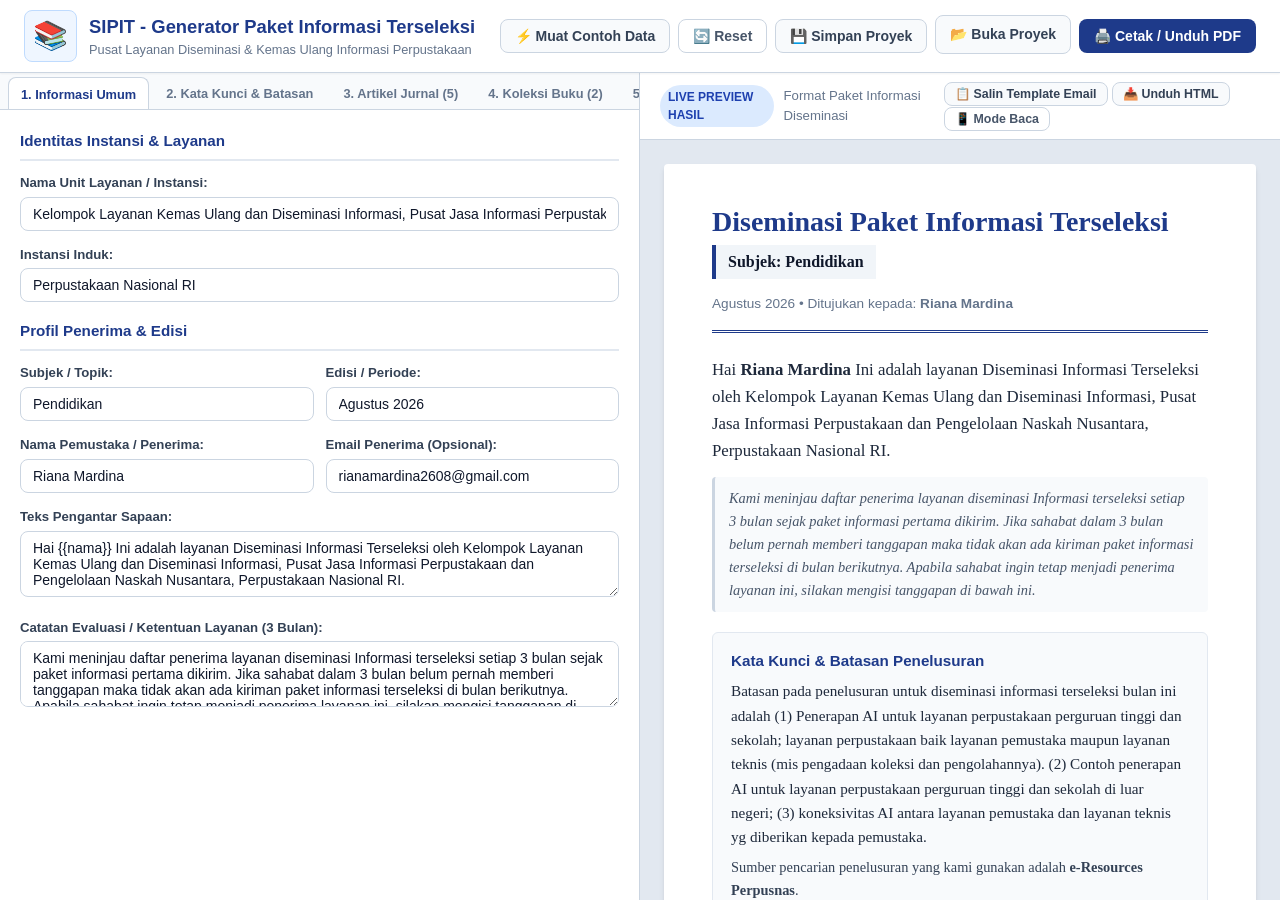
<file: index.html>
<!DOCTYPE html>
<html lang="id">
<head>
  <meta charset="UTF-8">
  <meta name="viewport" content="width=device-width, initial-scale=1.0">
  <title>Generator Layanan Paket Informasi Terseleksi</title>
  <link rel="stylesheet" href="style.css">
</head>
<body>
  <!-- Header Bar Aplikasi -->
  <header class="app-header no-print">
    <div class="header-brand">
      <div class="brand-logo">📚</div>
      <div>
        <h1 class="brand-title">SIPIT - Generator Paket Informasi Terseleksi</h1>
        <p class="brand-subtitle">Pusat Layanan Diseminasi & Kemas Ulang Informasi Perpustakaan</p>
      </div>
    </div>
    <div class="header-actions">
      <button id="btn-load-sample" class="btn btn-secondary" title="Muat contoh data dari template Perpusnas">
        ⚡ Muat Contoh Data
      </button>
      <button id="btn-reset" class="btn btn-outline" title="Kosongkan formulir">
        🔄 Reset
      </button>
      <button id="btn-export-json" class="btn btn-secondary" title="Simpan berkas konfigurasi draft (JSON)">
        💾 Simpan Proyek
      </button>
      <label class="btn btn-secondary file-label" title="Buka proyek dari berkas JSON">
        📂 Buka Proyek
        <input type="file" id="input-import-json" accept=".json" style="display: none;">
      </label>
      <button id="btn-print-pdf" class="btn btn-primary" title="Cetak atau Unduh Dokumen sebagai PDF">
        🖨️ Cetak / Unduh PDF
      </button>
    </div>
  </header>

  <!-- Container Utama -->
  <main class="app-main">
    <!-- Panel Kiri: Form Editor -->
    <section class="editor-pane no-print">
      <div class="tabs-nav">
        <button class="tab-btn active" data-tab="tab-umum">1. Informasi Umum</button>
        <button class="tab-btn" data-tab="tab-keywords">2. Kata Kunci & Batasan</button>
        <button class="tab-btn" data-tab="tab-jurnal">3. Artikel Jurnal (<span id="badge-count-jurnal">0</span>)</button>
        <button class="tab-btn" data-tab="tab-buku">4. Koleksi Buku (<span id="badge-count-buku">0</span>)</button>
        <button class="tab-btn" data-tab="tab-penutup">5. Penutup & Kontak</button>
      </div>

      <div class="tabs-content">
        <!-- Tab 1: Info Umum -->
        <div class="tab-panel active" id="tab-umum">
          <div class="form-section-title">Identitas Instansi & Layanan</div>
          <div class="form-group">
            <label for="input-instansi">Nama Unit Layanan / Instansi:</label>
            <input type="text" id="input-instansi" placeholder="Misal: Kelompok Layanan Kemas Ulang dan Diseminasi Informasi...">
          </div>
          <div class="form-group">
            <label for="input-induk">Instansi Induk:</label>
            <input type="text" id="input-induk" placeholder="Misal: Perpustakaan Nasional RI">
          </div>

          <div class="form-section-title">Profil Penerima & Edisi</div>
          <div class="form-row">
            <div class="form-group col-6">
              <label for="input-subjek">Subjek / Topik:</label>
              <input type="text" id="input-subjek" placeholder="Misal: Pendidikan, Teknologi, Kedokteran...">
            </div>
            <div class="form-group col-6">
              <label for="input-edisi">Edisi / Periode:</label>
              <input type="text" id="input-edisi" placeholder="Misal: Agustus 2026">
            </div>
          </div>
          <div class="form-row">
            <div class="form-group col-6">
              <label for="input-penerima-nama">Nama Pemustaka / Penerima:</label>
              <input type="text" id="input-penerima-nama" placeholder="Misal: Riana Mardina">
            </div>
            <div class="form-group col-6">
              <label for="input-penerima-email">Email Penerima (Opsional):</label>
              <input type="email" id="input-penerima-email" placeholder="Misal: pemustaka@email.com">
            </div>
          </div>

          <div class="form-group">
            <label for="input-sapaan">Teks Pengantar Sapaan:</label>
            <textarea id="input-sapaan" rows="3" placeholder="Teks sapaan awal kepada pemustaka..."></textarea>
          </div>
          <div class="form-group">
            <label for="input-catatan-evaluasi">Catatan Evaluasi / Ketentuan Layanan (3 Bulan):</label>
            <textarea id="input-catatan-evaluasi" rows="3" placeholder="Kebijakan review penerima layanan..."></textarea>
          </div>
        </div>

        <!-- Tab 2: Kata Kunci -->
        <div class="tab-panel" id="tab-keywords">
          <div class="form-section-title">Batasan Penelusuran & Kata Kunci</div>
          <p class="form-help">Tuliskan ruang lingkup, kata kunci spesifik, dan batasan penelusuran informasi bulan ini.</p>
          <div class="form-group">
            <label for="input-batasan">Deskripsi Batasan Penelusuran:</label>
            <textarea id="input-batasan" rows="6" placeholder="Batasan pada penelusuran untuk diseminasi informasi terseleksi bulan ini adalah: (1)... (2)... (3)..."></textarea>
          </div>
          <div class="form-group">
            <label for="input-sumber">Sumber Penelusuran:</label>
            <input type="text" id="input-sumber" placeholder="Misal: e-Resources Perpusnas, Scopus, Google Scholar, Garuda...">
          </div>
        </div>

        <!-- Tab 3: Artikel Jurnal -->
        <div class="tab-panel" id="tab-jurnal">
          <div class="panel-header-action">
            <div>
              <div class="form-section-title" style="margin-bottom: 2px;">Daftar Artikel Jurnal</div>
              <p class="form-help">Tambahkan bahan bacaan artikel jurnal yang telah diseleksi.</p>
            </div>
            <button id="btn-add-jurnal" class="btn btn-primary btn-sm">+ Tambah Artikel</button>
          </div>

          <!-- Quick Autofill Helper -->
          <div class="quick-lookup-card">
            <div class="lookup-title">🔍 Quick Import via DOI (Crossref)</div>
            <div class="lookup-input-group">
              <input type="text" id="input-doi-lookup" placeholder="Masukkan DOI, misal: 10.1016/j.lisr.2024.101234">
              <button id="btn-lookup-doi" class="btn btn-secondary btn-sm">Ambil Data</button>
            </div>
            <span id="doi-lookup-status" class="lookup-status"></span>
          </div>

          <div id="jurnal-items-container" class="items-list">
            <!-- Item-item artikel akan digenerate di sini oleh JS -->
          </div>
        </div>

        <!-- Tab 4: Koleksi Buku -->
        <div class="tab-panel" id="tab-buku">
          <div class="panel-header-action">
            <div>
              <div class="form-section-title" style="margin-bottom: 2px;">Daftar Koleksi Buku</div>
              <p class="form-help">Tambahkan buku teks, monograf, e-book, atau referensi terpilih.</p>
            </div>
            <button id="btn-add-buku" class="btn btn-primary btn-sm">+ Tambah Buku</button>
          </div>

          <!-- Quick Autofill Helper -->
          <div class="quick-lookup-card">
            <div class="lookup-title">🔍 Quick Import via ISBN (OpenLibrary / Google Books)</div>
            <div class="lookup-input-group">
              <input type="text" id="input-isbn-lookup" placeholder="Masukkan ISBN, misal: 9781914386138">
              <button id="btn-lookup-isbn" class="btn btn-secondary btn-sm">Ambil Data</button>
            </div>
            <span id="isbn-lookup-status" class="lookup-status"></span>
          </div>

          <div id="buku-items-container" class="items-list">
            <!-- Item-item buku akan digenerate di sini oleh JS -->
          </div>
        </div>

        <!-- Tab 5: Penutup & Kontak -->
        <div class="tab-panel" id="tab-penutup">
          <div class="form-section-title">Formulir Tanggapan Pemustaka</div>
          <div class="form-group">
            <label for="input-tanggapan-teks">Teks Ajakan Tanggapan:</label>
            <textarea id="input-tanggapan-teks" rows="2" placeholder="Berikan tanggapan sahabat agar kami bisa selalu memberi yang terbaik..."></textarea>
          </div>
          <div class="form-row">
            <div class="form-group col-6">
              <label for="input-tanggapan-label">Label Tombol Tanggapan:</label>
              <input type="text" id="input-tanggapan-label" placeholder="Misal: Masukan Tanggapan">
            </div>
            <div class="form-group col-6">
              <label for="input-tanggapan-url">URL Form Tanggapan (Google Form/Survey):</label>
              <input type="url" id="input-tanggapan-url" placeholder="https://forms.gle/...">
            </div>
          </div>

          <div class="form-section-title">Penutup & Identitas Pustakawan</div>
          <div class="form-group">
            <label for="input-penutup-teks">Teks Kalimat Penutup:</label>
            <textarea id="input-penutup-teks" rows="2" placeholder="Demikian informasi terseleksi subjek..."></textarea>
          </div>
          <div class="form-row">
            <div class="form-group col-4">
              <label for="input-salam-penutup">Salam:</label>
              <input type="text" id="input-salam-penutup" placeholder="Salam Literasi">
            </div>
            <div class="form-group col-4">
              <label for="input-pustakawan-nama">Nama Pustakawan:</label>
              <input type="text" id="input-pustakawan-nama" placeholder="Misal: Salamun Ababil">
            </div>
            <div class="form-group col-4">
              <label for="input-pustakawan-jabatan">Jabatan Fungsional:</label>
              <input type="text" id="input-pustakawan-jabatan" placeholder="Pustakawan Ahli Pertama">
            </div>
          </div>

          <div class="form-section-title">Layanan Tanya Pustakawan & Kontak</div>
          <div class="form-group">
            <label for="input-tanya-teks">Deskripsi Tanya Pustakawan:</label>
            <textarea id="input-tanya-teks" rows="2" placeholder="Apabila Sahabat ingin bertanya atau meminta bantuan..."></textarea>
          </div>
          <div class="form-row">
            <div class="form-group col-6">
              <label for="input-tanya-url">URL Portal Tanya Pustakawan:</label>
              <input type="url" id="input-tanya-url" placeholder="https://tanyapustakawan.perpusnas.go.id">
            </div>
            <div class="form-group col-6">
              <label for="input-email-layanan">Email Resmi Layanan:</label>
              <input type="email" id="input-email-layanan" placeholder="sahabat_perpusnas@mail.perpusnas.go.id">
            </div>
          </div>
          <div class="form-row">
            <div class="form-group col-6">
              <label for="input-copyright">Teks Hak Cipta:</label>
              <input type="text" id="input-copyright" placeholder="Hak Cipta © 2026 Perpustakaan Nasional RI">
            </div>
            <div class="form-group col-6">
              <label for="input-unsub-url">URL Berhenti Langganan:</label>
              <input type="text" id="input-unsub-url" placeholder="https://perpusnas.go.id/unsubscribe">
            </div>
          </div>
        </div>
      </div>
    </section>

    <!-- Panel Kanan: Live Preview & Export -->
    <section class="preview-pane">
      <div class="preview-toolbar no-print">
        <div class="preview-toolbar-left">
          <span class="preview-badge">Live Preview Hasil</span>
          <span class="preview-info-text">Format Paket Informasi Diseminasi</span>
        </div>
        <div class="preview-toolbar-actions">
          <button id="btn-copy-email-html" class="btn btn-secondary btn-sm" title="Salin format siap paste ke Email (Gmail, Outlook, dll)">
            📋 Salin Template Email
          </button>
          <button id="btn-download-html" class="btn btn-secondary btn-sm" title="Unduh berkas .html mandiri">
            📥 Unduh HTML
          </button>
          <button id="btn-toggle-view-mode" class="btn btn-outline btn-sm" title="Ubah tampilan">
            📱 Mode Baca
          </button>
        </div>
      </div>

      <!-- Area Tampilan Dokumen Hasil -->
      <div class="preview-viewport" id="preview-viewport">
        <article class="document-container" id="rendered-document">
          <!-- Dokumen akan dirender oleh template engine di app.js -->
        </article>
      </div>
    </section>
  </main>

  <!-- Notifikasi Toast -->
  <div id="toast" class="toast"></div>

  <script src="app.js"></script>
</body>
</html>
</file>
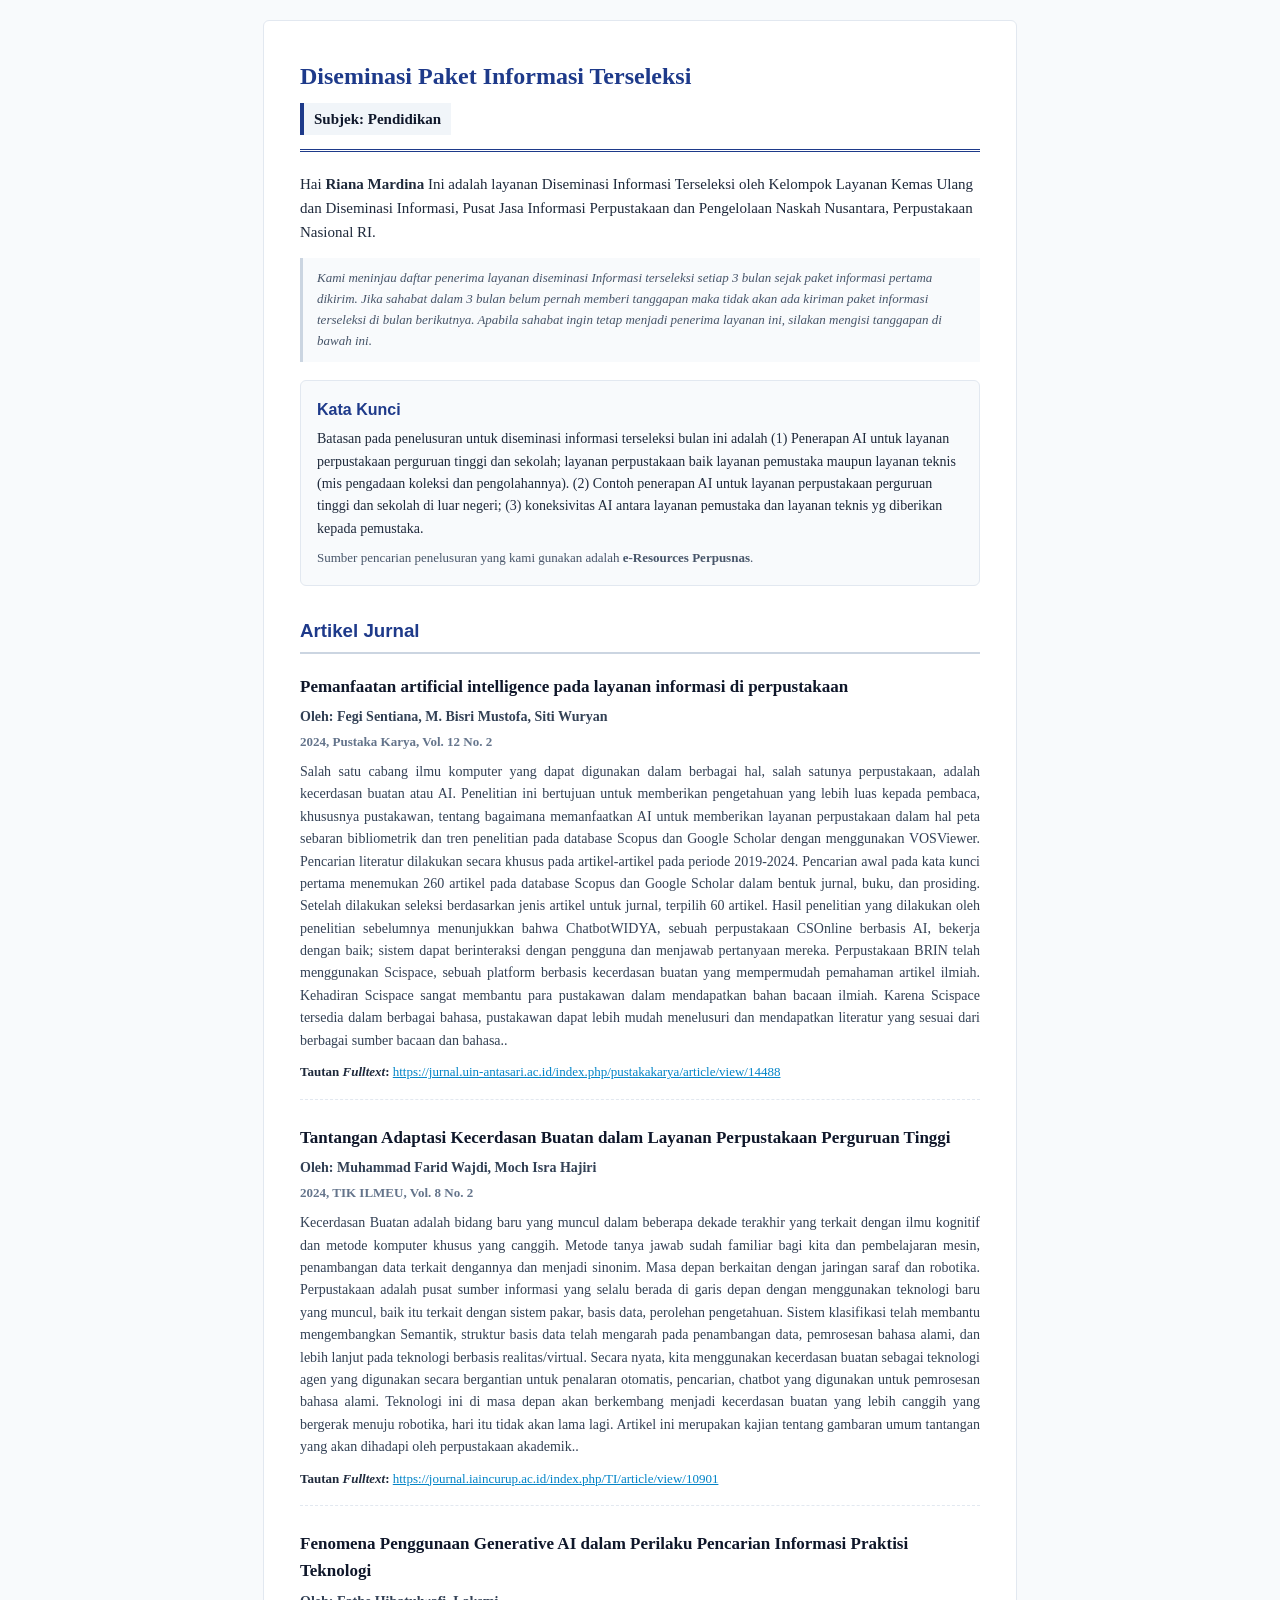
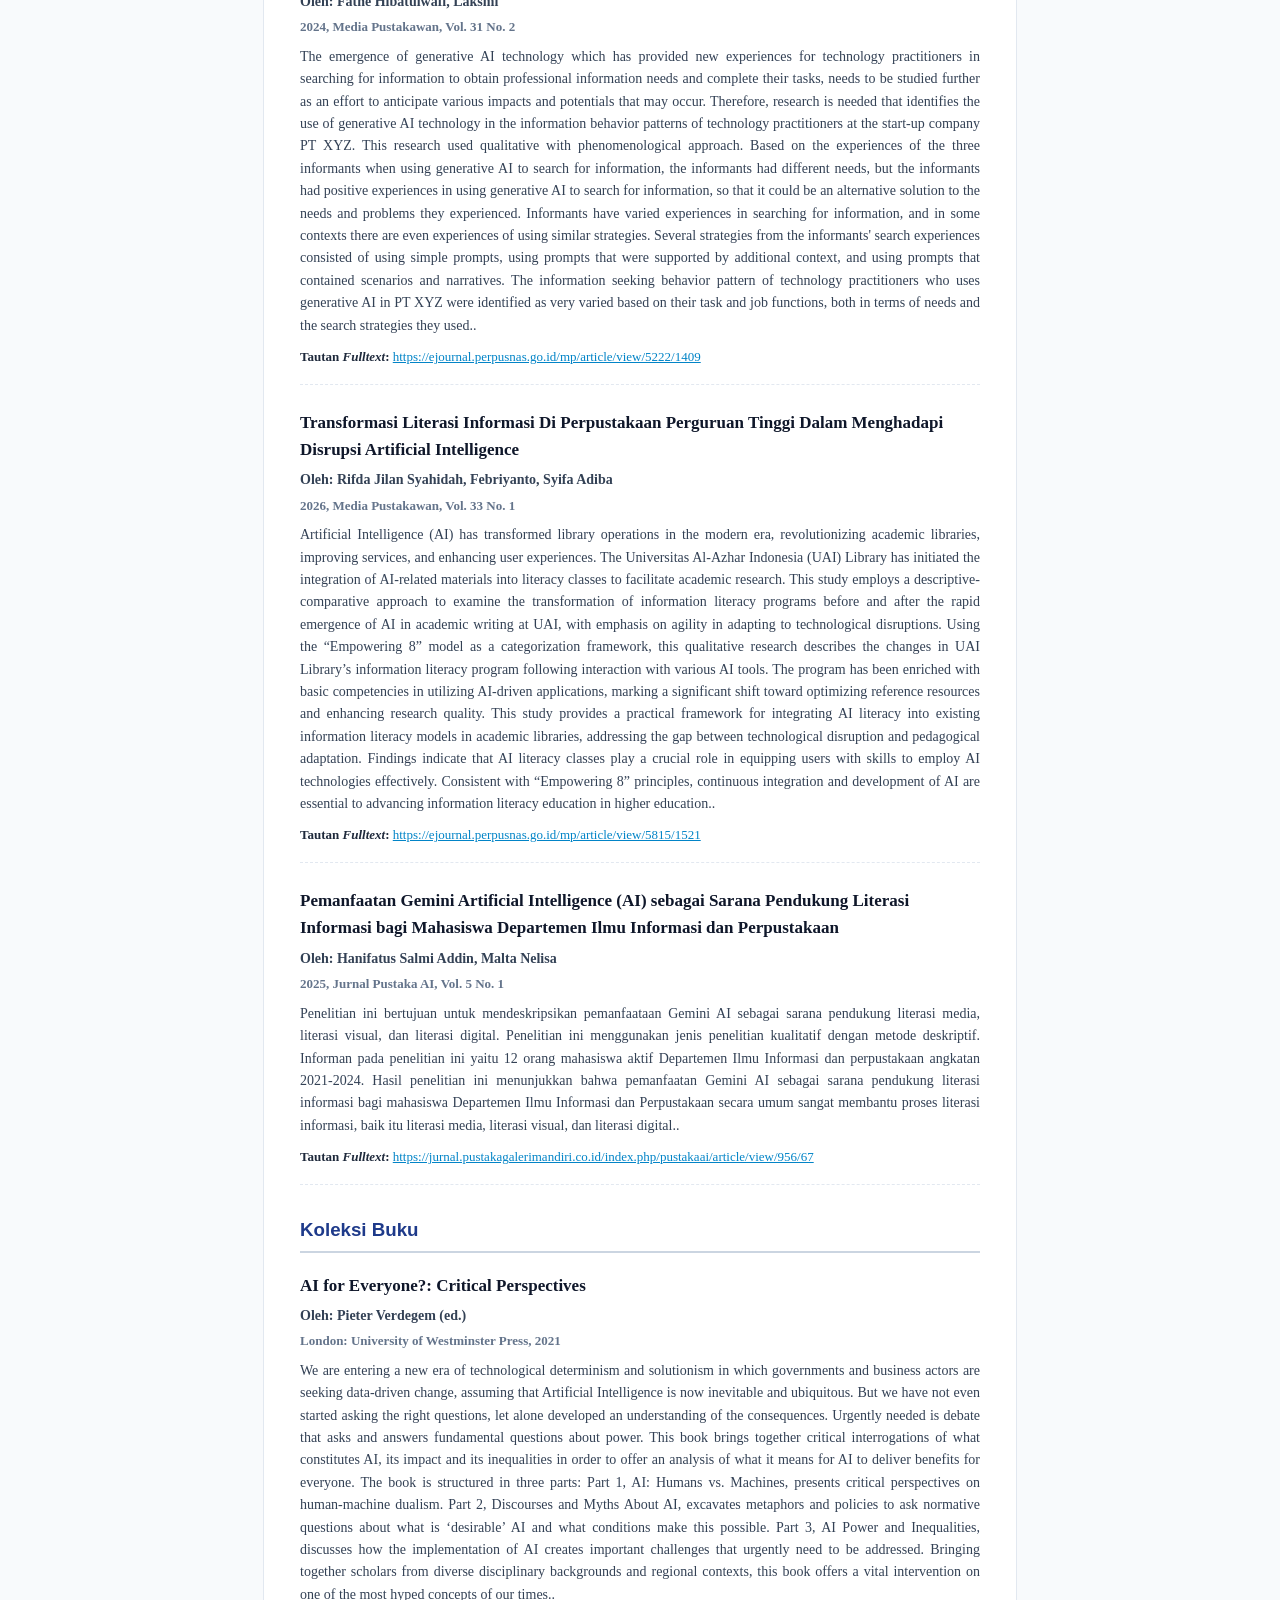
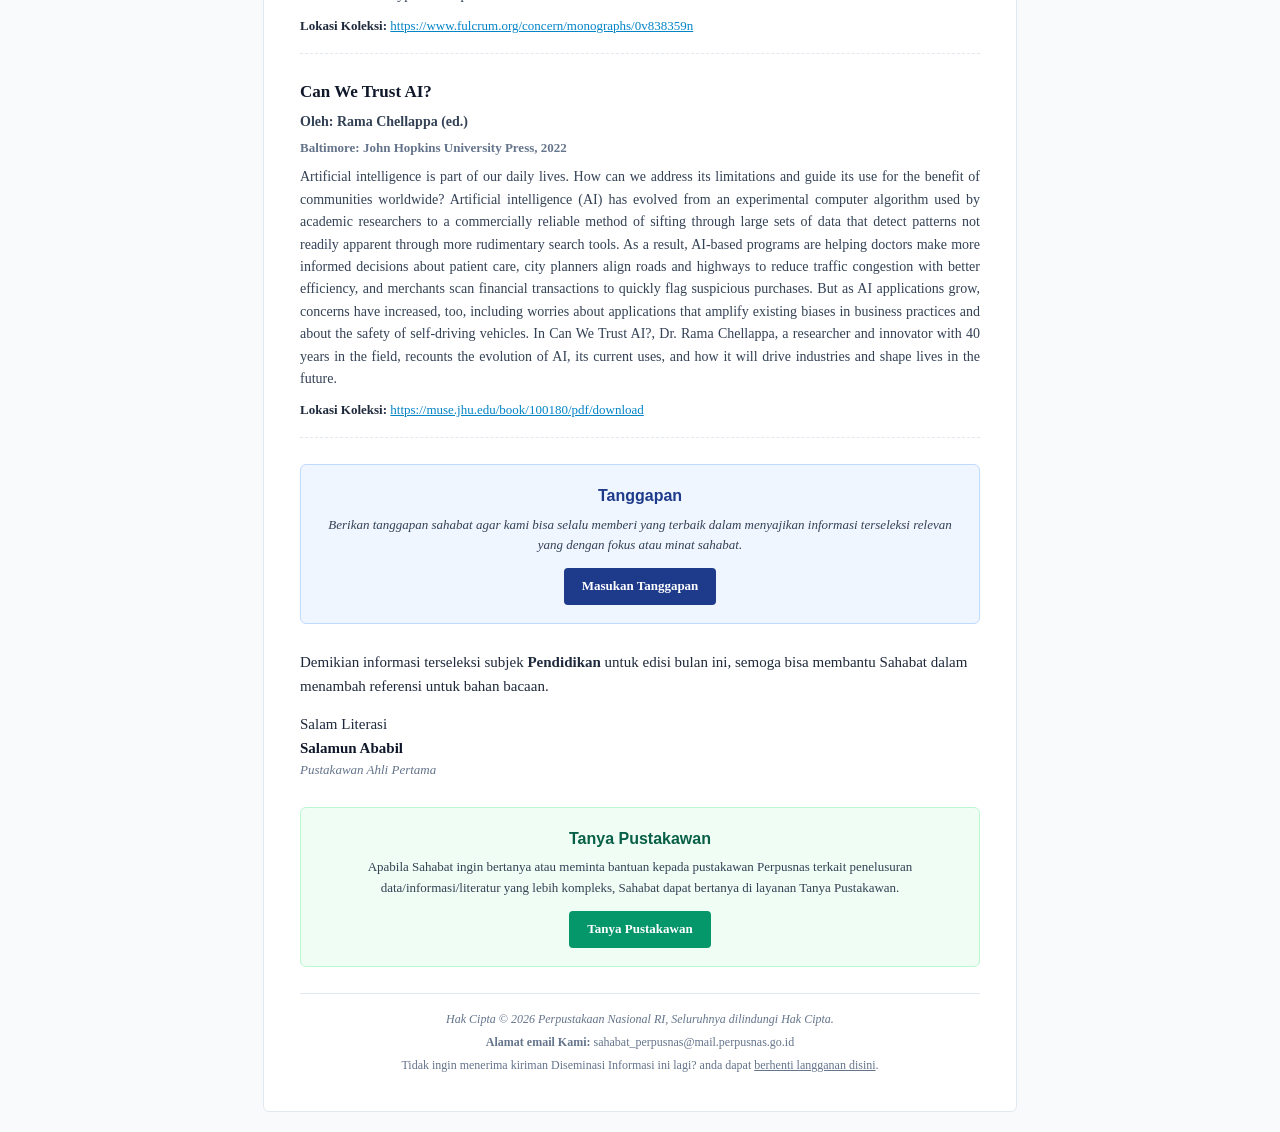
<file: contoh_hasil_agustus_2026.html>
<!DOCTYPE html>
<html>
<head>
  <meta charset="utf-8">
</head>
<body style="font-family: Georgia, serif; line-height: 1.6; color: #1e293b; background-color: #f8fafc; margin: 0; padding: 20px;">
  <div style="max-width: 680px; margin: 0 auto; background: #ffffff; padding: 36px; border: 1px solid #e2e8f0; border-radius: 6px;">
    
    <div style="border-bottom: 3px double #1e3a8a; padding-bottom: 14px; margin-bottom: 20px;">
      <h1 style="color: #1e3a8a; font-size: 24px; margin: 0 0 8px 0;">Diseminasi Paket Informasi Terseleksi</h1>
      <div style="display: inline-block; background-color: #f1f5f9; border-left: 4px solid #1e3a8a; padding: 4px 10px; font-size: 15px; font-weight: bold; color: #0f172a;">
        Subjek: Pendidikan
      </div>
    </div>

    <div style="font-size: 15px; margin-bottom: 14px;">Hai <strong>Riana Mardina</strong> Ini adalah layanan Diseminasi Informasi Terseleksi oleh Kelompok Layanan Kemas Ulang dan Diseminasi Informasi, Pusat Jasa Informasi Perpustakaan dan Pengelolaan Naskah Nusantara, Perpustakaan Nasional RI.</div>

    
      <div style="background-color: #f8fafc; border-left: 3px solid #cbd5e1; padding: 10px 14px; font-size: 13px; font-style: italic; color: #475569; margin-bottom: 18px;">
        Kami meninjau daftar penerima layanan diseminasi Informasi terseleksi setiap 3 bulan sejak paket informasi pertama dikirim. Jika sahabat dalam 3 bulan belum pernah memberi tanggapan maka tidak akan ada kiriman paket informasi terseleksi di bulan berikutnya. Apabila sahabat ingin tetap menjadi penerima layanan ini, silakan mengisi tanggapan di bawah ini.
      </div>
    

    <div style="background-color: #f8fafc; border: 1px solid #e2e8f0; border-radius: 6px; padding: 16px; margin-bottom: 24px;">
      <strong style="color: #1e3a8a; font-family: Arial, sans-serif; display: block; margin-bottom: 6px;">Kata Kunci</strong>
      <p style="margin: 0 0 8px 0; font-size: 14px;">Batasan pada penelusuran untuk diseminasi informasi terseleksi bulan ini adalah (1) Penerapan AI untuk layanan perpustakaan perguruan tinggi dan sekolah; layanan perpustakaan baik layanan pemustaka maupun layanan teknis (mis pengadaan koleksi dan pengolahannya). (2) Contoh penerapan AI untuk layanan perpustakaan perguruan tinggi dan sekolah di luar negeri; (3) koneksivitas AI antara layanan pemustaka dan layanan teknis yg diberikan kepada pemustaka.</p>
      <p style="margin: 0; font-size: 13px; color: #475569;">Sumber pencarian penelusuran yang kami gunakan adalah <strong>e-Resources Perpusnas</strong>.</p>
    </div>

    
      <h3 style="color:#1e3a8a; border-bottom: 2px solid #cbd5e1; padding-bottom: 6px; margin-top: 30px; font-family: Arial, sans-serif;">Artikel Jurnal</h3>
      
        <div style="margin-bottom: 24px; padding-bottom: 16px; border-bottom: 1px dashed #e2e8f0;">
          <h4 style="margin: 0 0 6px 0; color: #0f172a; font-size: 17px; font-family: Georgia, serif;">Pemanfaatan artificial intelligence pada layanan informasi di perpustakaan</h4>
          <p style="margin: 0 0 4px 0; font-size: 14px; font-weight: bold; color: #334155;">Oleh: Fegi Sentiana, M. Bisri Mustofa, Siti Wuryan</p>
          <p style="margin: 0 0 8px 0; font-size: 13px; font-weight: bold; color: #64748b;">2024, Pustaka Karya, Vol. 12 No. 2</p>
          <p style="margin: 0 0 10px 0; font-size: 14px; line-height: 1.6; text-align: justify; color: #334155;">Salah satu cabang ilmu komputer yang dapat digunakan dalam berbagai hal, salah satunya perpustakaan, adalah kecerdasan buatan atau AI. Penelitian ini bertujuan untuk memberikan pengetahuan yang lebih luas kepada pembaca, khususnya pustakawan, tentang bagaimana memanfaatkan AI untuk memberikan layanan perpustakaan dalam hal peta sebaran bibliometrik dan tren penelitian pada database Scopus dan Google Scholar dengan menggunakan VOSViewer. Pencarian literatur dilakukan secara khusus pada artikel-artikel pada periode 2019-2024. Pencarian awal pada kata kunci pertama menemukan 260 artikel pada database Scopus dan Google Scholar dalam bentuk jurnal, buku, dan prosiding. Setelah dilakukan seleksi berdasarkan jenis artikel untuk jurnal, terpilih 60 artikel. Hasil penelitian yang dilakukan oleh penelitian sebelumnya menunjukkan bahwa ChatbotWIDYA, sebuah perpustakaan CSOnline berbasis AI, bekerja dengan baik; sistem dapat berinteraksi dengan pengguna dan menjawab pertanyaan mereka. Perpustakaan BRIN telah menggunakan Scispace, sebuah platform berbasis kecerdasan buatan yang mempermudah pemahaman artikel ilmiah. Kehadiran Scispace sangat membantu para pustakawan dalam mendapatkan bahan bacaan ilmiah. Karena Scispace tersedia dalam berbagai bahasa, pustakawan dapat lebih mudah menelusuri dan mendapatkan literatur yang sesuai dari berbagai sumber bacaan dan bahasa..</p>
          <p style="margin: 0; font-size: 13px;"><strong>Tautan <em>Fulltext</em>:</strong> <a href="https://jurnal.uin-antasari.ac.id/index.php/pustakakarya/article/view/14488" style="color: #0284c7; text-decoration: underline;" target="_blank">https://jurnal.uin-antasari.ac.id/index.php/pustakakarya/article/view/14488</a></p>
        </div>
      
        <div style="margin-bottom: 24px; padding-bottom: 16px; border-bottom: 1px dashed #e2e8f0;">
          <h4 style="margin: 0 0 6px 0; color: #0f172a; font-size: 17px; font-family: Georgia, serif;">Tantangan Adaptasi Kecerdasan Buatan dalam Layanan Perpustakaan Perguruan Tinggi</h4>
          <p style="margin: 0 0 4px 0; font-size: 14px; font-weight: bold; color: #334155;">Oleh: Muhammad Farid Wajdi, Moch Isra Hajiri</p>
          <p style="margin: 0 0 8px 0; font-size: 13px; font-weight: bold; color: #64748b;">2024, TIK ILMEU, Vol. 8 No. 2</p>
          <p style="margin: 0 0 10px 0; font-size: 14px; line-height: 1.6; text-align: justify; color: #334155;">Kecerdasan Buatan adalah bidang baru yang muncul dalam beberapa dekade terakhir yang terkait dengan ilmu kognitif dan metode komputer khusus yang canggih. Metode tanya jawab sudah familiar bagi kita dan pembelajaran mesin, penambangan data terkait dengannya dan menjadi sinonim. Masa depan berkaitan dengan jaringan saraf dan robotika. Perpustakaan adalah pusat sumber informasi yang selalu berada di garis depan dengan menggunakan teknologi baru yang muncul, baik itu terkait dengan sistem pakar, basis data, perolehan pengetahuan. Sistem klasifikasi telah membantu mengembangkan Semantik, struktur basis data telah mengarah pada penambangan data, pemrosesan bahasa alami, dan lebih lanjut pada teknologi berbasis realitas/virtual. Secara nyata, kita menggunakan kecerdasan buatan sebagai teknologi agen yang digunakan secara bergantian untuk penalaran otomatis, pencarian, chatbot yang digunakan untuk pemrosesan bahasa alami. Teknologi ini di masa depan akan berkembang menjadi kecerdasan buatan yang lebih canggih yang bergerak menuju robotika, hari itu tidak akan lama lagi. Artikel ini merupakan kajian tentang gambaran umum tantangan yang akan dihadapi oleh perpustakaan akademik..</p>
          <p style="margin: 0; font-size: 13px;"><strong>Tautan <em>Fulltext</em>:</strong> <a href="https://journal.iaincurup.ac.id/index.php/TI/article/view/10901" style="color: #0284c7; text-decoration: underline;" target="_blank">https://journal.iaincurup.ac.id/index.php/TI/article/view/10901</a></p>
        </div>
      
        <div style="margin-bottom: 24px; padding-bottom: 16px; border-bottom: 1px dashed #e2e8f0;">
          <h4 style="margin: 0 0 6px 0; color: #0f172a; font-size: 17px; font-family: Georgia, serif;">Fenomena Penggunaan Generative AI dalam Perilaku Pencarian Informasi Praktisi Teknologi</h4>
          <p style="margin: 0 0 4px 0; font-size: 14px; font-weight: bold; color: #334155;">Oleh: Fathe Hibatulwafi, Laksmi</p>
          <p style="margin: 0 0 8px 0; font-size: 13px; font-weight: bold; color: #64748b;">2024, Media Pustakawan, Vol. 31 No. 2</p>
          <p style="margin: 0 0 10px 0; font-size: 14px; line-height: 1.6; text-align: justify; color: #334155;">The emergence of generative AI technology which has provided new experiences for technology practitioners in searching for information to obtain professional information needs and complete their tasks, needs to be studied further as an effort to anticipate various impacts and potentials that may occur. Therefore, research is needed that identifies the use of generative AI technology in the information behavior patterns of technology practitioners at the start-up company PT XYZ. This research used qualitative with phenomenological approach. Based on the experiences of the three informants when using generative AI to search for information, the informants had different needs, but the informants had positive experiences in using generative AI to search for information, so that it could be an alternative solution to the needs and problems they experienced. Informants have varied experiences in searching for information, and in some contexts there are even experiences of using similar strategies. Several strategies from the informants&#039; search experiences consisted of using simple prompts, using prompts that were supported by additional context, and using prompts that contained scenarios and narratives. The information seeking behavior pattern of technology practitioners who uses generative AI in PT XYZ were identified as very varied based on their task and job functions, both in terms of needs and the search strategies they used..</p>
          <p style="margin: 0; font-size: 13px;"><strong>Tautan <em>Fulltext</em>:</strong> <a href="https://ejournal.perpusnas.go.id/mp/article/view/5222/1409" style="color: #0284c7; text-decoration: underline;" target="_blank">https://ejournal.perpusnas.go.id/mp/article/view/5222/1409</a></p>
        </div>
      
        <div style="margin-bottom: 24px; padding-bottom: 16px; border-bottom: 1px dashed #e2e8f0;">
          <h4 style="margin: 0 0 6px 0; color: #0f172a; font-size: 17px; font-family: Georgia, serif;">Transformasi Literasi Informasi Di Perpustakaan Perguruan Tinggi Dalam Menghadapi Disrupsi Artificial Intelligence</h4>
          <p style="margin: 0 0 4px 0; font-size: 14px; font-weight: bold; color: #334155;">Oleh: Rifda Jilan Syahidah, Febriyanto, Syifa Adiba</p>
          <p style="margin: 0 0 8px 0; font-size: 13px; font-weight: bold; color: #64748b;">2026, Media Pustakawan, Vol. 33 No. 1</p>
          <p style="margin: 0 0 10px 0; font-size: 14px; line-height: 1.6; text-align: justify; color: #334155;">Artificial Intelligence (AI) has transformed library operations in the modern era, revolutionizing academic libraries, improving services, and enhancing user experiences. The Universitas Al-Azhar Indonesia (UAI) Library has initiated the integration of AI-related materials into literacy classes to facilitate academic research. This study employs a descriptive-comparative approach to examine the transformation of information literacy programs before and after the rapid emergence of AI in academic writing at UAI, with emphasis on agility in adapting to technological disruptions. Using the “Empowering 8” model as a categorization framework, this qualitative research describes the changes in UAI Library’s information literacy program following interaction with various AI tools. The program has been enriched with basic competencies in utilizing AI-driven applications, marking a significant shift toward optimizing reference resources and enhancing research quality. This study provides a practical framework for integrating AI literacy into existing information literacy models in academic libraries, addressing the gap between technological disruption and pedagogical adaptation. Findings indicate that AI literacy classes play a crucial role in equipping users with skills to employ AI technologies effectively. Consistent with “Empowering 8” principles, continuous integration and development of AI are essential to advancing information literacy education in higher education..</p>
          <p style="margin: 0; font-size: 13px;"><strong>Tautan <em>Fulltext</em>:</strong> <a href="https://ejournal.perpusnas.go.id/mp/article/view/5815/1521" style="color: #0284c7; text-decoration: underline;" target="_blank">https://ejournal.perpusnas.go.id/mp/article/view/5815/1521</a></p>
        </div>
      
        <div style="margin-bottom: 24px; padding-bottom: 16px; border-bottom: 1px dashed #e2e8f0;">
          <h4 style="margin: 0 0 6px 0; color: #0f172a; font-size: 17px; font-family: Georgia, serif;">Pemanfaatan Gemini Artificial Intelligence (AI) sebagai Sarana Pendukung Literasi Informasi bagi Mahasiswa Departemen Ilmu Informasi dan Perpustakaan</h4>
          <p style="margin: 0 0 4px 0; font-size: 14px; font-weight: bold; color: #334155;">Oleh: Hanifatus Salmi Addin, Malta Nelisa</p>
          <p style="margin: 0 0 8px 0; font-size: 13px; font-weight: bold; color: #64748b;">2025, Jurnal Pustaka AI, Vol. 5 No. 1</p>
          <p style="margin: 0 0 10px 0; font-size: 14px; line-height: 1.6; text-align: justify; color: #334155;">Penelitian ini bertujuan untuk mendeskripsikan pemanfaataan Gemini AI sebagai sarana pendukung literasi media, literasi visual, dan literasi digital. Penelitian ini menggunakan jenis penelitian kualitatif dengan metode deskriptif. Informan pada penelitian ini yaitu 12 orang mahasiswa aktif Departemen Ilmu Informasi dan perpustakaan angkatan 2021-2024. Hasil penelitian ini menunjukkan bahwa pemanfaatan Gemini AI sebagai sarana pendukung literasi informasi bagi mahasiswa Departemen Ilmu Informasi dan Perpustakaan secara umum sangat membantu proses literasi informasi, baik itu literasi media, literasi visual, dan literasi digital..</p>
          <p style="margin: 0; font-size: 13px;"><strong>Tautan <em>Fulltext</em>:</strong> <a href="https://jurnal.pustakagalerimandiri.co.id/index.php/pustakaai/article/view/956/67" style="color: #0284c7; text-decoration: underline;" target="_blank">https://jurnal.pustakagalerimandiri.co.id/index.php/pustakaai/article/view/956/67</a></p>
        </div>
      
    

    
      <h3 style="color:#1e3a8a; border-bottom: 2px solid #cbd5e1; padding-bottom: 6px; margin-top: 30px; font-family: Arial, sans-serif;">Koleksi Buku</h3>
      
        <div style="margin-bottom: 24px; padding-bottom: 16px; border-bottom: 1px dashed #e2e8f0;">
          <h4 style="margin: 0 0 6px 0; color: #0f172a; font-size: 17px; font-family: Georgia, serif;">AI for Everyone?: Critical Perspectives</h4>
          <p style="margin: 0 0 4px 0; font-size: 14px; font-weight: bold; color: #334155;">Oleh: Pieter Verdegem (ed.)</p>
          <p style="margin: 0 0 8px 0; font-size: 13px; font-weight: bold; color: #64748b;">London: University of Westminster Press, 2021</p>
          <p style="margin: 0 0 10px 0; font-size: 14px; line-height: 1.6; text-align: justify; color: #334155;">We are entering a new era of technological determinism and solutionism in which governments and business actors are seeking data-driven change, assuming that Artificial Intelligence is now inevitable and ubiquitous. But we have not even started asking the right questions, let alone developed an understanding of the consequences. Urgently needed is debate that asks and answers fundamental questions about power. This book brings together critical interrogations of what constitutes AI, its impact and its inequalities in order to offer an analysis of what it means for AI to deliver benefits for everyone. The book is structured in three parts: Part 1, AI: Humans vs. Machines, presents critical perspectives on human-machine dualism. Part 2, Discourses and Myths About AI, excavates metaphors and policies to ask normative questions about what is ‘desirable’ AI and what conditions make this possible. Part 3, AI Power and Inequalities, discusses how the implementation of AI creates important challenges that urgently need to be addressed. Bringing together scholars from diverse disciplinary backgrounds and regional contexts, this book offers a vital intervention on one of the most hyped concepts of our times..</p>
          <p style="margin: 0; font-size: 13px;"><strong>Lokasi Koleksi:</strong> <a href="https://www.fulcrum.org/concern/monographs/0v838359n" style="color: #0284c7; text-decoration: underline;" target="_blank">https://www.fulcrum.org/concern/monographs/0v838359n</a></p>
        </div>
      
        <div style="margin-bottom: 24px; padding-bottom: 16px; border-bottom: 1px dashed #e2e8f0;">
          <h4 style="margin: 0 0 6px 0; color: #0f172a; font-size: 17px; font-family: Georgia, serif;">Can We Trust AI?</h4>
          <p style="margin: 0 0 4px 0; font-size: 14px; font-weight: bold; color: #334155;">Oleh: Rama Chellappa (ed.)</p>
          <p style="margin: 0 0 8px 0; font-size: 13px; font-weight: bold; color: #64748b;">Baltimore: John Hopkins University Press, 2022</p>
          <p style="margin: 0 0 10px 0; font-size: 14px; line-height: 1.6; text-align: justify; color: #334155;">Artificial intelligence is part of our daily lives. How can we address its limitations and guide its use for the benefit of communities worldwide? Artificial intelligence (AI) has evolved from an experimental computer algorithm used by academic researchers to a commercially reliable method of sifting through large sets of data that detect patterns not readily apparent through more rudimentary search tools. As a result, AI-based programs are helping doctors make more informed decisions about patient care, city planners align roads and highways to reduce traffic congestion with better efficiency, and merchants scan financial transactions to quickly flag suspicious purchases. But as AI applications grow, concerns have increased, too, including worries about applications that amplify existing biases in business practices and about the safety of self-driving vehicles. In Can We Trust AI?, Dr. Rama Chellappa, a researcher and innovator with 40 years in the field, recounts the evolution of AI, its current uses, and how it will drive industries and shape lives in the future.</p>
          <p style="margin: 0; font-size: 13px;"><strong>Lokasi Koleksi:</strong> <a href="https://muse.jhu.edu/book/100180/pdf/download" style="color: #0284c7; text-decoration: underline;" target="_blank">https://muse.jhu.edu/book/100180/pdf/download</a></p>
        </div>
      
    

    <div style="background-color: #eff6ff; border: 1px solid #bfdbfe; border-radius: 6px; padding: 18px; margin: 26px 0; text-align: center;">
      <h4 style="margin: 0 0 6px 0; color: #1e3a8a; font-family: Arial, sans-serif;">Tanggapan</h4>
      <p style="margin: 0 0 12px 0; font-size: 13px; font-style: italic; color: #334155;">Berikan tanggapan sahabat agar kami bisa selalu memberi yang terbaik dalam menyajikan informasi terseleksi relevan yang dengan fokus atau minat sahabat.</p>
      <a href="https://forms.gle/sampleFeedbackPerpusnas" style="background-color: #1e3a8a; color: #ffffff; text-decoration: none; padding: 8px 18px; border-radius: 4px; font-size: 13px; font-weight: bold; display: inline-block;">Masukan Tanggapan</a>
    </div>

    <div style="margin: 24px 0; font-size: 15px;">
      <p style="margin-bottom: 14px;">Demikian informasi terseleksi subjek <strong>Pendidikan</strong> untuk edisi bulan ini, semoga bisa membantu Sahabat dalam menambah referensi untuk bahan bacaan.</p>
      <div>Salam Literasi</div>
      <div style="font-weight: bold; color: #0f172a;">Salamun Ababil</div>
      <div style="color: #64748b; font-style: italic; font-size: 13px;">Pustakawan Ahli Pertama</div>
    </div>

    <div style="background-color: #f0fdf4; border: 1px solid #bbf7d0; border-radius: 6px; padding: 18px; margin: 26px 0; text-align: center;">
      <h4 style="margin: 0 0 6px 0; color: #065f46; font-family: Arial, sans-serif;">Tanya Pustakawan</h4>
      <p style="margin: 0 0 12px 0; font-size: 13px; color: #334155;">Apabila Sahabat ingin bertanya atau meminta bantuan kepada pustakawan Perpusnas terkait penelusuran data/informasi/literatur yang lebih kompleks, Sahabat dapat bertanya di layanan Tanya Pustakawan.</p>
      <a href="https://tanyapustakawan.perpusnas.go.id" style="background-color: #059669; color: #ffffff; text-decoration: none; padding: 8px 18px; border-radius: 4px; font-size: 13px; font-weight: bold; display: inline-block;">Tanya Pustakawan</a>
    </div>

    <div style="border-top: 1px solid #e2e8f0; padding-top: 16px; margin-top: 24px; font-size: 12px; color: #64748b; text-align: center;">
      <p style="margin: 0 0 4px 0;"><em>Hak Cipta © 2026 Perpustakaan Nasional RI, Seluruhnya dilindungi Hak Cipta.</em></p>
      <p style="margin: 0 0 4px 0;"><strong>Alamat email Kami:</strong> sahabat_perpusnas@mail.perpusnas.go.id</p>
      <p style="margin: 0;">Tidak ingin menerima kiriman Diseminasi Informasi ini lagi? anda dapat <a href="https://perpusnas.go.id/unsubscribe" style="color: #64748b;">berhenti langganan disini</a>.</p>
    </div>

  </div>
</body>
</html>
</file>
<file: style.css>
/* ==========================================================================
   CSS Stylesheet: Generator Paket Informasi Terseleksi (SIPIT)
   ========================================================================== */

:root {
  --primary-color: #1e3a8a;       /* Deep navy blue */
  --primary-hover: #172554;
  --secondary-color: #0284c7;     /* Sky blue */
  --accent-color: #059669;        /* Emerald green */
  --bg-color: #f1f5f9;
  --panel-bg: #ffffff;
  --text-main: #0f172a;
  --text-muted: #64748b;
  --border-color: #cbd5e1;
  --border-light: #e2e8f0;
  --danger-color: #dc2626;
  --danger-bg: #fef2f2;
  --success-color: #16a34a;
  --shadow-sm: 0 1px 2px 0 rgb(0 0 0 / 0.05);
  --shadow-md: 0 4px 6px -1px rgb(0 0 0 / 0.1), 0 2px 4px -2px rgb(0 0 0 / 0.1);
  --shadow-lg: 0 10px 15px -3px rgb(0 0 0 / 0.1), 0 4px 6px -4px rgb(0 0 0 / 0.1);
  --radius-sm: 4px;
  --radius-md: 8px;
  --radius-lg: 12px;
}

* {
  box-sizing: border-box;
  margin: 0;
  padding: 0;
}

body {
  font-family: -apple-system, BlinkMacSystemFont, "Segoe UI", Roboto, Helvetica, Arial, sans-serif;
  background-color: var(--bg-color);
  color: var(--text-main);
  line-height: 1.5;
  height: 100vh;
  display: flex;
  flex-direction: column;
  overflow: hidden;
}

/* ==========================================================================
   Application Header
   ========================================================================== */
.app-header {
  background: #ffffff;
  border-bottom: 1px solid var(--border-color);
  padding: 10px 24px;
  display: flex;
  justify-content: space-between;
  align-items: center;
  flex-shrink: 0;
  box-shadow: var(--shadow-sm);
  z-index: 100;
}

.header-brand {
  display: flex;
  align-items: center;
  gap: 12px;
}

.brand-logo {
  font-size: 28px;
  background: #eff6ff;
  border-radius: var(--radius-md);
  padding: 4px 8px;
  border: 1px solid #bfdbfe;
}

.brand-title {
  font-size: 1.15rem;
  font-weight: 700;
  color: var(--primary-color);
}

.brand-subtitle {
  font-size: 0.8rem;
  color: var(--text-muted);
}

.header-actions {
  display: flex;
  gap: 8px;
  align-items: center;
}

/* ==========================================================================
   Buttons & UI Elements
   ========================================================================== */
.btn {
  display: inline-flex;
  align-items: center;
  justify-content: center;
  gap: 6px;
  padding: 8px 14px;
  font-size: 0.875rem;
  font-weight: 600;
  border-radius: var(--radius-md);
  border: 1px solid transparent;
  cursor: pointer;
  transition: all 0.15s ease-in-out;
  text-decoration: none;
}

.btn-sm {
  padding: 4px 10px;
  font-size: 0.775rem;
}

.btn-primary {
  background-color: var(--primary-color);
  color: #ffffff;
}

.btn-primary:hover {
  background-color: var(--primary-hover);
}

.btn-secondary {
  background-color: #f8fafc;
  color: #334155;
  border-color: var(--border-color);
}

.btn-secondary:hover {
  background-color: #e2e8f0;
}

.btn-outline {
  background: transparent;
  color: #475569;
  border-color: var(--border-color);
}

.btn-outline:hover {
  background-color: #f1f5f9;
}

.btn-danger {
  background-color: #fee2e2;
  color: var(--danger-color);
  border-color: #fca5a5;
}

.btn-danger:hover {
  background-color: #fecaca;
}

.file-label {
  cursor: pointer;
}

/* ==========================================================================
   Main Layout: Split Pane (Editor + Preview)
   ========================================================================== */
.app-main {
  display: flex;
  flex: 1;
  overflow: hidden;
  height: calc(100vh - 65px);
}

.editor-pane {
  width: 50%;
  min-width: 450px;
  background-color: #ffffff;
  border-right: 1px solid var(--border-color);
  display: flex;
  flex-direction: column;
  overflow: hidden;
}

.preview-pane {
  flex: 1;
  background-color: #e2e8f0;
  display: flex;
  flex-direction: column;
  overflow: hidden;
}

/* ==========================================================================
   Tabs Navigation (Editor)
   ========================================================================== */
.tabs-nav {
  display: flex;
  background-color: #f8fafc;
  border-bottom: 1px solid var(--border-color);
  padding: 4px 8px 0;
  overflow-x: auto;
  gap: 4px;
  flex-shrink: 0;
}

.tab-btn {
  padding: 8px 12px;
  background: transparent;
  border: 1px solid transparent;
  border-bottom: none;
  border-top-left-radius: var(--radius-md);
  border-top-right-radius: var(--radius-md);
  font-size: 0.8rem;
  font-weight: 600;
  color: var(--text-muted);
  cursor: pointer;
  white-space: nowrap;
  transition: all 0.15s ease;
}

.tab-btn:hover {
  color: var(--text-main);
  background: #f1f5f9;
}

.tab-btn.active {
  background: #ffffff;
  color: var(--primary-color);
  border-color: var(--border-color);
  border-bottom-color: #ffffff;
  margin-bottom: -1px;
}

.tabs-content {
  flex: 1;
  overflow-y: auto;
  padding: 20px;
}

.tab-panel {
  display: none;
}

.tab-panel.active {
  display: block;
}

/* ==========================================================================
   Form Controls & Styling
   ========================================================================== */
.form-section-title {
  font-size: 0.95rem;
  font-weight: 700;
  color: var(--primary-color);
  border-bottom: 2px solid #e2e8f0;
  padding-bottom: 6px;
  margin-top: 18px;
  margin-bottom: 12px;
}

.form-section-title:first-child {
  margin-top: 0;
}

.form-help {
  font-size: 0.8rem;
  color: var(--text-muted);
  margin-bottom: 12px;
}

.form-group {
  margin-bottom: 14px;
}

.form-row {
  display: flex;
  gap: 12px;
}

.col-4 { flex: 1; }
.col-6 { flex: 1; }

label {
  display: block;
  font-size: 0.825rem;
  font-weight: 600;
  color: #334155;
  margin-bottom: 4px;
}

input[type="text"],
input[type="email"],
input[type="url"],
input[type="number"],
textarea,
select {
  width: 100%;
  padding: 8px 12px;
  font-size: 0.875rem;
  border: 1px solid var(--border-color);
  border-radius: var(--radius-md);
  background-color: #ffffff;
  color: var(--text-main);
  transition: border-color 0.15s ease, box-shadow 0.15s ease;
  font-family: inherit;
}

input:focus,
textarea:focus,
select:focus {
  outline: none;
  border-color: var(--secondary-color);
  box-shadow: 0 0 0 3px rgba(2, 132, 199, 0.15);
}

textarea {
  resize: vertical;
}

/* Quick lookup helper cards */
.quick-lookup-card {
  background: #f0fdf4;
  border: 1px solid #bbf7d0;
  border-radius: var(--radius-md);
  padding: 10px 14px;
  margin-bottom: 16px;
}

.lookup-title {
  font-size: 0.825rem;
  font-weight: 700;
  color: #166534;
  margin-bottom: 6px;
}

.lookup-input-group {
  display: flex;
  gap: 8px;
}

.lookup-input-group input {
  font-size: 0.825rem;
}

.lookup-status {
  display: block;
  font-size: 0.75rem;
  margin-top: 4px;
  color: #15803d;
}

/* Item cards in list (Articles & Books) */
.panel-header-action {
  display: flex;
  justify-content: space-between;
  align-items: center;
  margin-bottom: 12px;
}

.items-list {
  display: flex;
  flex-direction: column;
  gap: 12px;
}

.item-card {
  background: #f8fafc;
  border: 1px solid var(--border-color);
  border-radius: var(--radius-md);
  padding: 14px;
  position: relative;
  transition: box-shadow 0.15s ease;
}

.item-card:hover {
  box-shadow: var(--shadow-sm);
  border-color: #94a3b8;
}

.item-card-header {
  display: flex;
  justify-content: space-between;
  align-items: center;
  margin-bottom: 10px;
}

.item-card-title {
  font-size: 0.875rem;
  font-weight: 700;
  color: var(--primary-color);
}

.item-card-actions {
  display: flex;
  gap: 4px;
}

/* ==========================================================================
   Preview Toolbar & Viewport
   ========================================================================== */
.preview-toolbar {
  background: #ffffff;
  border-bottom: 1px solid var(--border-color);
  padding: 8px 20px;
  display: flex;
  justify-content: space-between;
  align-items: center;
  flex-shrink: 0;
}

.preview-toolbar-left {
  display: flex;
  align-items: center;
  gap: 10px;
}

.preview-badge {
  background-color: #dbeafe;
  color: #1e40af;
  font-size: 0.75rem;
  font-weight: 700;
  padding: 3px 8px;
  border-radius: 9999px;
  text-transform: uppercase;
}

.preview-info-text {
  font-size: 0.825rem;
  color: var(--text-muted);
}

.preview-viewport {
  flex: 1;
  overflow-y: auto;
  padding: 24px;
  display: flex;
  justify-content: center;
}

/* ==========================================================================
   Document Container (Target for PDF & Email Copy)
   ========================================================================== */
.document-container {
  background-color: #ffffff;
  width: 100%;
  max-width: 800px;
  min-height: 1000px;
  padding: 40px 48px;
  box-shadow: var(--shadow-md);
  border-radius: 4px;
  color: #1e293b;
  font-family: Georgia, Cambria, "Times New Roman", Times, serif;
  line-height: 1.6;
}

/* Style di dalam Dokumen Hasil */
.doc-header-banner {
  border-bottom: 3px double #1e3a8a;
  padding-bottom: 16px;
  margin-bottom: 24px;
}

.doc-main-title {
  font-size: 1.75rem;
  font-weight: 800;
  color: #1e3a8a;
  margin-bottom: 6px;
  line-height: 1.25;
}

.doc-subject-badge {
  display: inline-block;
  background-color: #f1f5f9;
  border-left: 4px solid #1e3a8a;
  padding: 4px 12px;
  font-size: 1rem;
  font-weight: 700;
  color: #0f172a;
  margin-bottom: 14px;
}

.doc-greeting {
  font-size: 1.05rem;
  margin-bottom: 12px;
  color: #1e293b;
}

.doc-eval-note {
  font-size: 0.9rem;
  font-style: italic;
  color: #475569;
  background: #f8fafc;
  padding: 10px 14px;
  border-radius: 4px;
  border-left: 3px solid #cbd5e1;
  margin-bottom: 20px;
}

/* Batasan Kata Kunci Box */
.doc-box-keywords {
  background-color: #f8fafc;
  border: 1px solid #e2e8f0;
  border-radius: 6px;
  padding: 16px 18px;
  margin-bottom: 26px;
}

.doc-section-heading {
  font-family: -apple-system, BlinkMacSystemFont, "Segoe UI", Roboto, sans-serif;
  font-size: 1.2rem;
  font-weight: 700;
  color: #1e3a8a;
  border-bottom: 1.5px solid #cbd5e1;
  padding-bottom: 6px;
  margin-top: 26px;
  margin-bottom: 18px;
  display: flex;
  align-items: center;
  gap: 8px;
}

.doc-entry {
  margin-bottom: 24px;
  page-break-inside: avoid;
  border-bottom: 1px dashed #e2e8f0;
  padding-bottom: 18px;
}

.doc-entry:last-child {
  border-bottom: none;
}

.doc-entry-title {
  font-size: 1.15rem;
  font-weight: 700;
  color: #0f172a;
  margin-bottom: 4px;
  line-height: 1.35;
}

.doc-entry-author {
  font-size: 0.95rem;
  font-weight: 700;
  color: #334155;
  margin-bottom: 2px;
}

.doc-entry-meta {
  font-size: 0.9rem;
  font-weight: 700;
  color: #475569;
  margin-bottom: 8px;
}

.doc-entry-abstract {
  font-size: 0.95rem;
  text-align: justify;
  color: #334155;
  margin-bottom: 10px;
  line-height: 1.65;
}

.doc-entry-link {
  font-size: 0.9rem;
  font-weight: 600;
  color: #0369a1;
  word-break: break-all;
}

.doc-entry-link a {
  color: #0369a1;
  text-decoration: underline;
}

/* Call to action boxes (Tanggapan, Penutup, Tanya Pustakawan) */
.doc-box-tanggapan {
  background-color: #eff6ff;
  border: 1px solid #bfdbfe;
  border-radius: 6px;
  padding: 16px 20px;
  margin-top: 28px;
  margin-bottom: 22px;
  text-align: center;
}

.doc-btn-link {
  display: inline-block;
  background-color: #1e3a8a;
  color: #ffffff !important;
  text-decoration: none !important;
  padding: 8px 18px;
  font-family: -apple-system, BlinkMacSystemFont, "Segoe UI", Roboto, sans-serif;
  font-size: 0.9rem;
  font-weight: 600;
  border-radius: 4px;
  margin-top: 10px;
}

.doc-signoff {
  margin: 24px 0;
  font-size: 0.95rem;
}

.doc-signoff-closing {
  margin-bottom: 12px;
}

.doc-signoff-name {
  font-weight: 700;
  color: #0f172a;
}

.doc-signoff-role {
  font-style: italic;
  color: #475569;
}

.doc-box-tanya {
  background-color: #f0fdf4;
  border: 1px solid #bbf7d0;
  border-radius: 6px;
  padding: 16px 20px;
  margin: 24px 0;
  text-align: center;
}

.doc-box-tanya .doc-btn-link {
  background-color: #059669;
}

.doc-footer {
  border-top: 1px solid #e2e8f0;
  padding-top: 16px;
  margin-top: 30px;
  font-size: 0.8rem;
  color: #64748b;
  text-align: center;
  line-height: 1.5;
}

/* ==========================================================================
   Toast Notification
   ========================================================================== */
.toast {
  position: fixed;
  bottom: 24px;
  right: 24px;
  background-color: #1e293b;
  color: #ffffff;
  padding: 10px 18px;
  border-radius: var(--radius-md);
  font-size: 0.875rem;
  box-shadow: var(--shadow-lg);
  opacity: 0;
  transform: translateY(20px);
  transition: all 0.2s ease-in-out;
  pointer-events: none;
  z-index: 1000;
}

.toast.show {
  opacity: 1;
  transform: translateY(0);
}

/* ==========================================================================
   Print Stylesheet (@media print)
   ========================================================================== */
@media print {
  body {
    background-color: #ffffff !important;
    color: #000000 !important;
    overflow: visible !important;
    height: auto !important;
  }

  .no-print,
  .app-header,
  .editor-pane,
  .preview-toolbar,
  .toast {
    display: none !important;
  }

  .app-main {
    display: block !important;
    height: auto !important;
  }

  .preview-pane {
    background: transparent !important;
    overflow: visible !important;
    width: 100% !important;
    padding: 0 !important;
  }

  .preview-viewport {
    padding: 0 !important;
    overflow: visible !important;
  }

  .document-container {
    box-shadow: none !important;
    border: none !important;
    padding: 0 !important;
    max-width: 100% !important;
    min-height: auto !important;
    width: 100% !important;
  }

  .doc-btn-link {
    border: 1px solid #1e3a8a;
    color: #1e3a8a !important;
    background: #ffffff !important;
  }

  .doc-box-tanya .doc-btn-link {
    border-color: #059669;
    color: #059669 !important;
    background: #ffffff !important;
  }

  .doc-entry {
    page-break-inside: avoid !important;
  }

  a {
    text-decoration: underline !important;
  }
}
</file>
